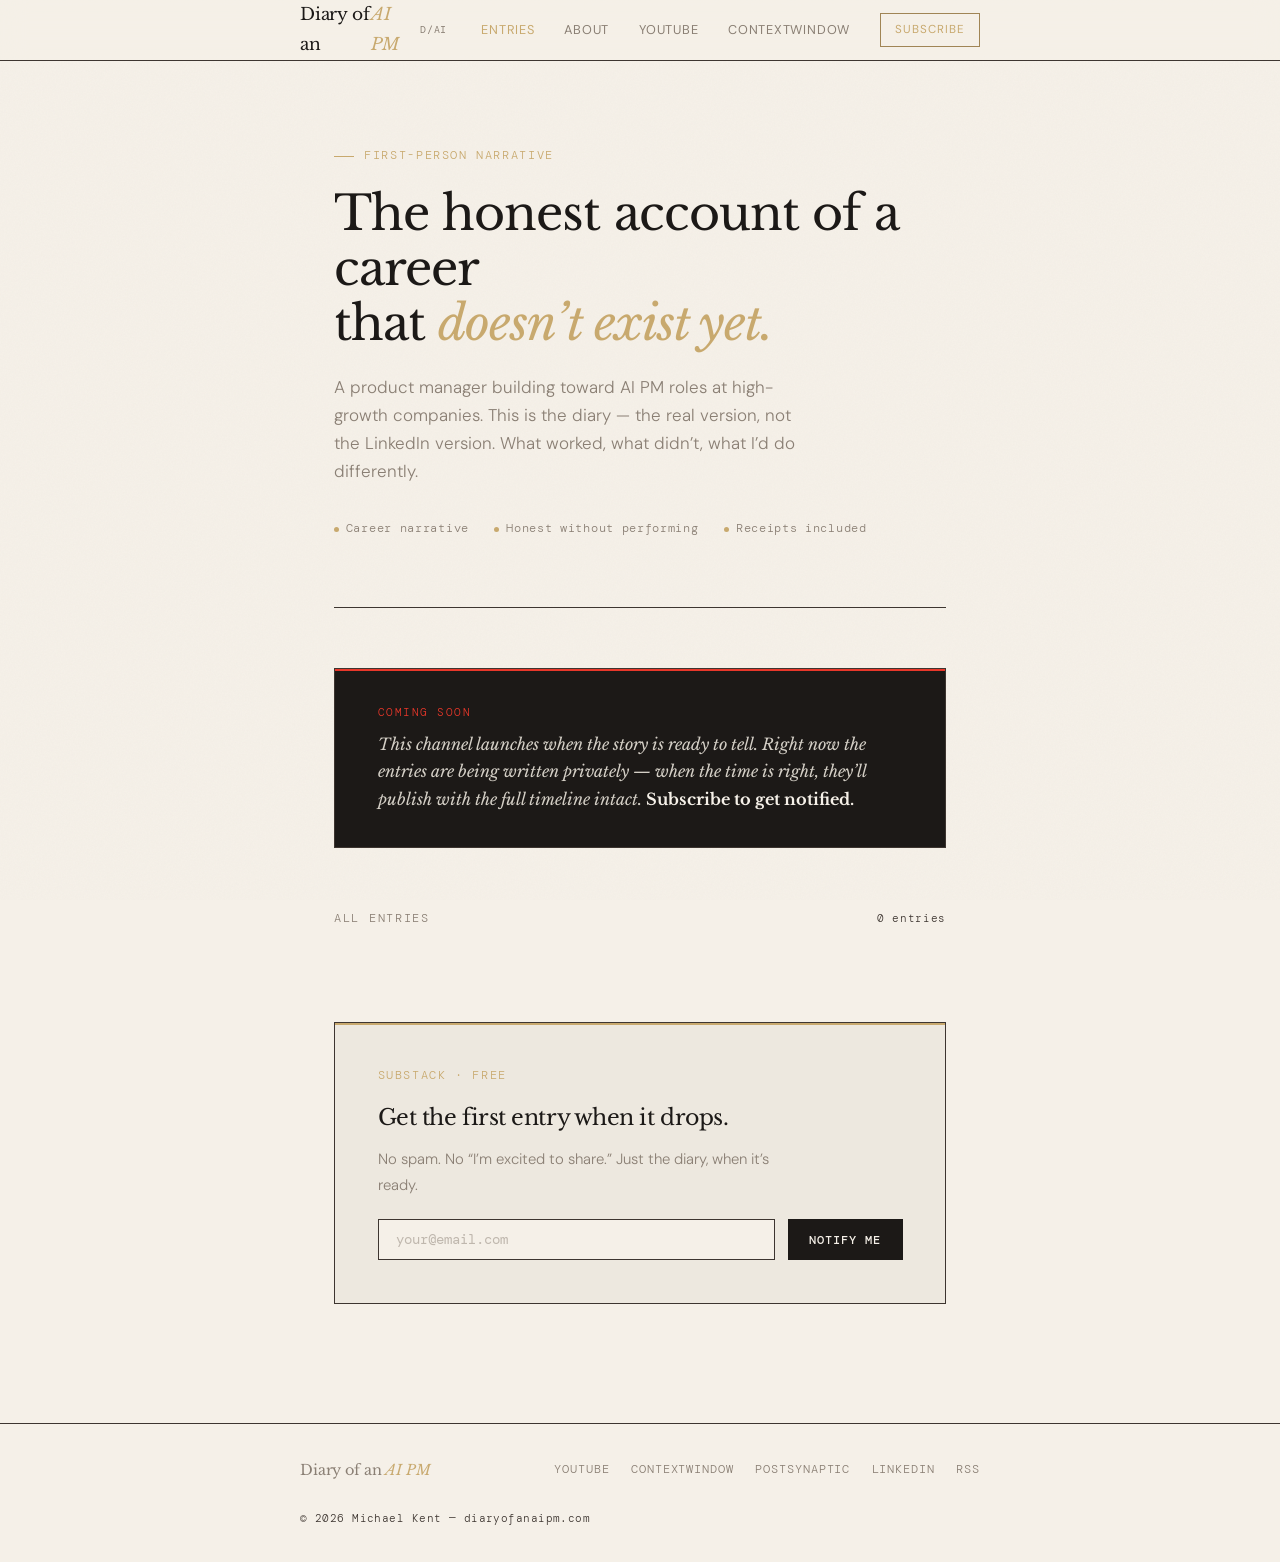
<file: index.html>
<!DOCTYPE html>
<html lang="en">
<head>
  <meta charset="UTF-8">
  <meta name="viewport" content="width=device-width, initial-scale=1.0">
  <title>Diary of an AI PM — The honest account of a career that doesn't exist yet.</title>
  <meta name="description" content="First-person narrative of a career transition into AI product management. The real version — sardonic, specific, earned.">
  <meta name="author" content="Michael Kent">

  <!-- Open Graph -->
  <meta property="og:title" content="Diary of an AI PM">
  <meta property="og:description" content="The honest account of a career that doesn't exist yet.">
  <meta property="og:type" content="website">
  <meta property="og:url" content="https://diaryofanaipm.com">

  <!-- Canonical -->
  <link rel="icon" type="image/x-icon" href="/favicon.ico">
  <link rel="icon" type="image/png" sizes="32x32" href="/favicon-32.png">
  <link rel="apple-touch-icon" sizes="180x180" href="/apple-touch-icon.png">
  <link rel="canonical" href="https://diaryofanaipm.com">

  <!-- RSS -->
  <link rel="alternate" type="application/rss+xml" title="Diary of an AI PM" href="/feed.xml">

  <link rel="stylesheet" href="css/style.css">
</head>
<body>

  <!-- ── Header ─────────────────────────────────────────── -->
  <header class="site-header">
    <div class="site-header-inner">
      <a href="/" class="site-logo">
        Diary of an <span class="accent">AI PM</span>
        <span class="shortcode">D/AI</span>
      </a>
      <nav class="site-nav">
        <a href="/" class="active">Entries</a>
        <a href="/about.html">About</a>
        <a href="https://youtube.com/@diaryofanaipm" target="_blank" rel="noopener">YouTube</a>
        <a href="https://contextwindow.to" target="_blank" rel="noopener">ContextWindow</a>
        <a href="https://substack.com/@diaryofanaipm" target="_blank" rel="noopener" class="nav-cta">Subscribe</a>
      </nav>
    </div>
  </header>

  <!-- ── Main ───────────────────────────────────────────── -->
  <main class="page-wrapper">

    <!-- Hero -->
    <section class="hero">
      <div class="hero-kicker">First-person narrative</div>
      <h1 class="hero-title">
        The honest account of a career<br>
        that <em>doesn&rsquo;t exist yet.</em>
      </h1>
      <p class="hero-sub">
        A product manager building toward AI PM roles at high-growth companies.
        This is the diary &mdash; the real version, not the LinkedIn version.
        What worked, what didn&rsquo;t, what I&rsquo;d do differently.
      </p>
      <div class="hero-meta">
        <span class="hero-meta-item"><span class="dot"></span> Career narrative</span>
        <span class="hero-meta-item"><span class="dot"></span> Honest without performing</span>
        <span class="hero-meta-item"><span class="dot"></span> Receipts included</span>
      </div>
    </section>

    <!-- Phase banner -->
    <section class="phase-banner">
      <div class="phase-banner-kicker">Coming soon</div>
      <p class="phase-banner-text">
        This channel launches when the story is ready to tell. Right now the entries are being written privately &mdash; when the time is right, they&rsquo;ll publish with the full timeline intact. <strong>Subscribe to get notified.</strong>
      </p>
    </section>

    <!-- Post list (empty for now — Phase 2) -->
    <section>
      <div class="post-list-header">
        <span class="post-list-title">All entries</span>
        <span class="post-list-count">0 entries</span>
      </div>

      <div class="post-list">

        <!-- ── POST ENTRIES — add newest at top ──────────────
             Copy a .post-item block for each new post.
             Update: href, date, year, tags, title, excerpt.

             NOTE: No public entries until Phase 2 launch.
             ─────────────────────────────────────────────── -->

        <!-- Add future entries above this comment -->

      </div>
    </section>

    <!-- Newsletter -->
    <section class="newsletter-strip">
      <div class="newsletter-kicker">Substack &middot; Free</div>
      <h2 class="newsletter-title">Get the first entry when it drops.</h2>
      <p class="newsletter-sub">
        No spam. No &ldquo;I&rsquo;m excited to share.&rdquo; Just the diary, when it&rsquo;s ready.
      </p>
      <form class="newsletter-form" action="https://substack.com/@diaryofanaipm" method="get" target="_blank">
        <input type="email" placeholder="your@email.com" name="email" autocomplete="email">
        <button type="submit">Notify me</button>
      </form>
    </section>

  </main>

  <!-- ── Footer ─────────────────────────────────────────── -->
  <footer class="site-footer">
    <div class="site-footer-inner">
      <a href="/" class="footer-logo">Diary of an <span>AI PM</span></a>
      <div class="footer-links">
        <a href="https://youtube.com/@diaryofanaipm" target="_blank" rel="noopener">YouTube</a>
        <a href="https://contextwindow.to" target="_blank" rel="noopener">ContextWindow</a>
        <a href="https://postsynaptic.dev" target="_blank" rel="noopener">PostSynaptic</a>
        <a href="https://linkedin.com/in/michael-kent" target="_blank" rel="noopener">LinkedIn</a>
        <a href="/feed.xml">RSS</a>
      </div>
      <div class="footer-copy">
        &copy; 2026 Michael Kent &mdash; diaryofanaipm.com
      </div>
    </div>
  </footer>

</body>
</html>
</file>
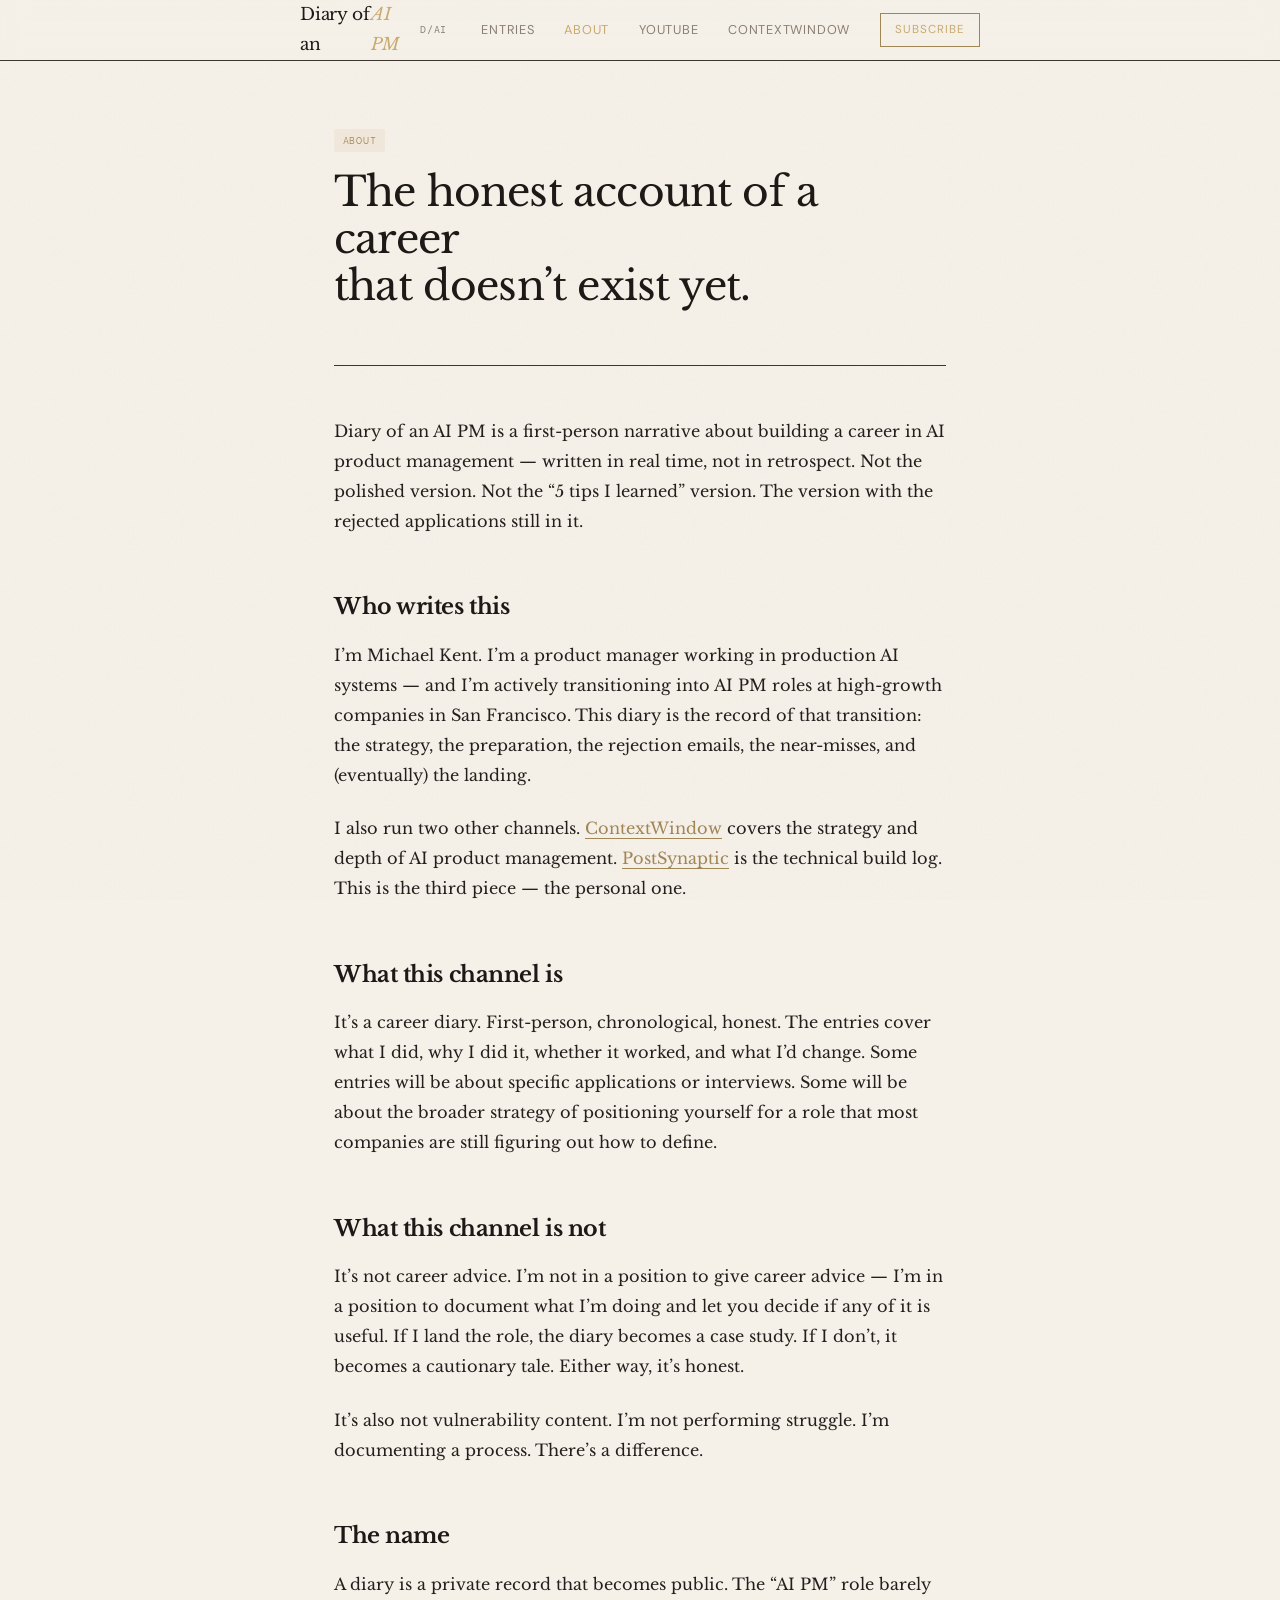
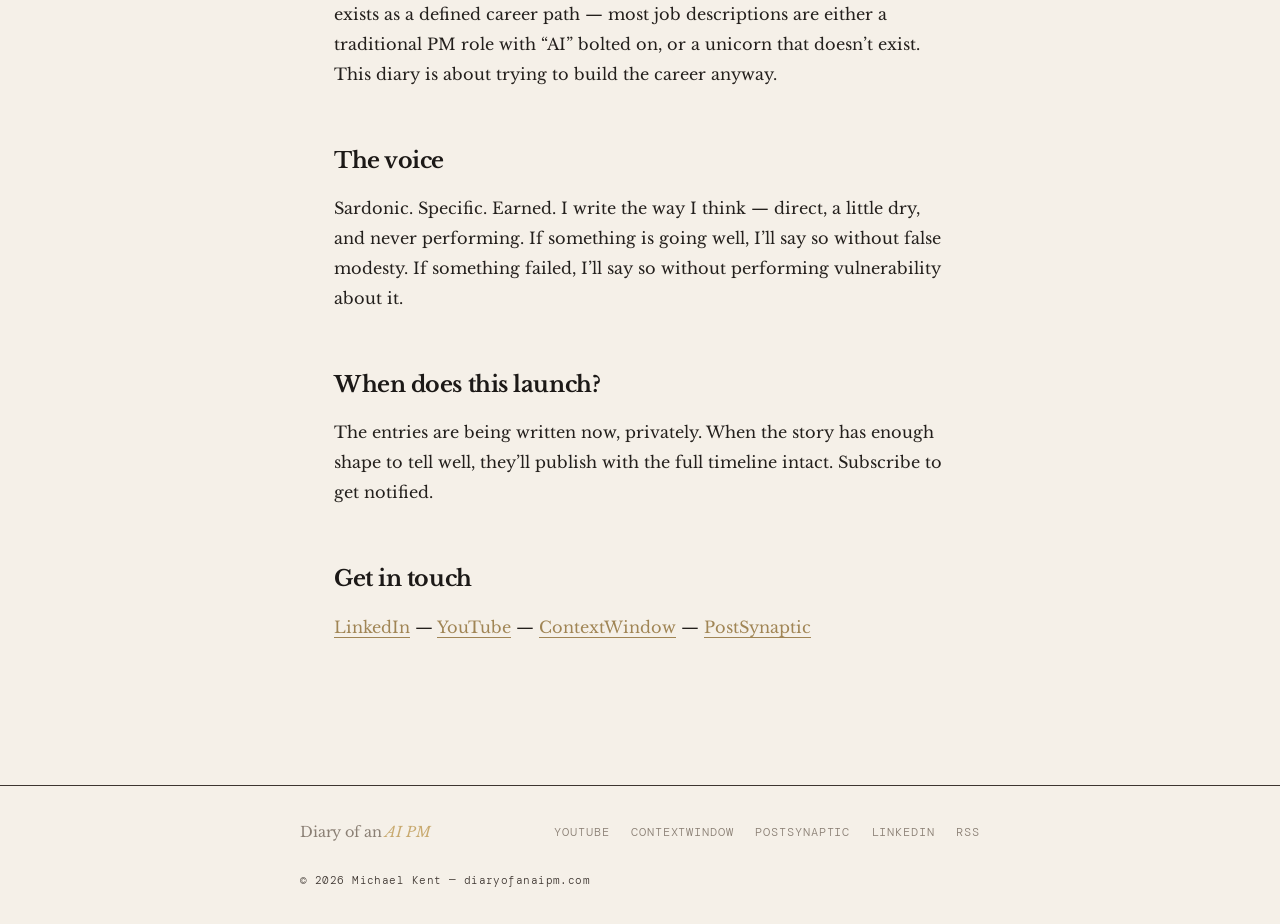
<file: about.html>
<!DOCTYPE html>
<html lang="en">
<head>
  <meta charset="UTF-8">
  <meta name="viewport" content="width=device-width, initial-scale=1.0">
  <title>About — Diary of an AI PM</title>
  <meta name="description" content="Diary of an AI PM is a first-person narrative of a career transition into AI product management. By Michael Kent.">
  <meta name="author" content="Michael Kent">
  <link rel="icon" type="image/x-icon" href="/favicon.ico">
  <link rel="icon" type="image/png" sizes="32x32" href="/favicon-32.png">
  <link rel="apple-touch-icon" sizes="180x180" href="/apple-touch-icon.png">
  <link rel="canonical" href="https://diaryofanaipm.com/about.html">
  <link rel="alternate" type="application/rss+xml" title="Diary of an AI PM" href="/feed.xml">
  <link rel="stylesheet" href="css/style.css">
</head>
<body>

  <header class="site-header">
    <div class="site-header-inner">
      <a href="/" class="site-logo">
        Diary of an <span class="accent">AI PM</span>
        <span class="shortcode">D/AI</span>
      </a>
      <nav class="site-nav">
        <a href="/">Entries</a>
        <a href="/about.html" class="active">About</a>
        <a href="https://youtube.com/@diaryofanaipm" target="_blank" rel="noopener">YouTube</a>
        <a href="https://contextwindow.to" target="_blank" rel="noopener">ContextWindow</a>
        <a href="https://substack.com/@diaryofanaipm" target="_blank" rel="noopener" class="nav-cta">Subscribe</a>
      </nav>
    </div>
  </header>

  <main class="page-wrapper">

    <header class="post-header">
      <div class="post-item-tags">
        <span class="post-tag">about</span>
      </div>
      <h1 class="post-title">The honest account of a career<br>that doesn&rsquo;t exist yet.</h1>
    </header>

    <div class="post-body">

      <p>Diary of an AI PM is a first-person narrative about building a career in AI product management &mdash; written in real time, not in retrospect. Not the polished version. Not the &ldquo;5 tips I learned&rdquo; version. The version with the rejected applications still in it.</p>

      <h2>Who writes this</h2>

      <p>I&rsquo;m Michael Kent. I&rsquo;m a product manager working in production AI systems &mdash; and I&rsquo;m actively transitioning into AI PM roles at high-growth companies in San Francisco. This diary is the record of that transition: the strategy, the preparation, the rejection emails, the near-misses, and (eventually) the landing.</p>

      <p>I also run two other channels. <a href="https://contextwindow.to" target="_blank" rel="noopener">ContextWindow</a> covers the strategy and depth of AI product management. <a href="https://postsynaptic.dev" target="_blank" rel="noopener">PostSynaptic</a> is the technical build log. This is the third piece &mdash; the personal one.</p>

      <h2>What this channel is</h2>

      <p>It&rsquo;s a career diary. First-person, chronological, honest. The entries cover what I did, why I did it, whether it worked, and what I&rsquo;d change. Some entries will be about specific applications or interviews. Some will be about the broader strategy of positioning yourself for a role that most companies are still figuring out how to define.</p>

      <h2>What this channel is not</h2>

      <p>It&rsquo;s not career advice. I&rsquo;m not in a position to give career advice &mdash; I&rsquo;m in a position to document what I&rsquo;m doing and let you decide if any of it is useful. If I land the role, the diary becomes a case study. If I don&rsquo;t, it becomes a cautionary tale. Either way, it&rsquo;s honest.</p>

      <p>It&rsquo;s also not vulnerability content. I&rsquo;m not performing struggle. I&rsquo;m documenting a process. There&rsquo;s a difference.</p>

      <h2>The name</h2>

      <p>A diary is a private record that becomes public. The &ldquo;AI PM&rdquo; role barely exists as a defined career path &mdash; most job descriptions are either a traditional PM role with &ldquo;AI&rdquo; bolted on, or a unicorn that doesn&rsquo;t exist. This diary is about trying to build the career anyway.</p>

      <h2>The voice</h2>

      <p>Sardonic. Specific. Earned. I write the way I think &mdash; direct, a little dry, and never performing. If something is going well, I&rsquo;ll say so without false modesty. If something failed, I&rsquo;ll say so without performing vulnerability about it.</p>

      <h2>When does this launch?</h2>

      <p>The entries are being written now, privately. When the story has enough shape to tell well, they&rsquo;ll publish with the full timeline intact. Subscribe to get notified.</p>

      <h2>Get in touch</h2>

      <p>
        <a href="https://linkedin.com/in/michael-kent" target="_blank" rel="noopener">LinkedIn</a> &mdash;
        <a href="https://youtube.com/@diaryofanaipm" target="_blank" rel="noopener">YouTube</a> &mdash;
        <a href="https://contextwindow.to" target="_blank" rel="noopener">ContextWindow</a> &mdash;
        <a href="https://postsynaptic.dev" target="_blank" rel="noopener">PostSynaptic</a>
      </p>

    </div>

  </main>

  <footer class="site-footer">
    <div class="site-footer-inner">
      <a href="/" class="footer-logo">Diary of an <span>AI PM</span></a>
      <div class="footer-links">
        <a href="https://youtube.com/@diaryofanaipm" target="_blank" rel="noopener">YouTube</a>
        <a href="https://contextwindow.to" target="_blank" rel="noopener">ContextWindow</a>
        <a href="https://postsynaptic.dev" target="_blank" rel="noopener">PostSynaptic</a>
        <a href="https://linkedin.com/in/michael-kent" target="_blank" rel="noopener">LinkedIn</a>
        <a href="/feed.xml">RSS</a>
      </div>
      <div class="footer-copy">&copy; 2026 Michael Kent &mdash; diaryofanaipm.com</div>
    </div>
  </footer>

</body>
</html>
</file>
<file: css/style.css>
/* ============================================================
   Diary of an AI PM — Brand CSS
   D/AI — diaryofanaipm.com
   Author: Michael Kent
   ============================================================ */

@import url('https://fonts.googleapis.com/css2?family=Libre+Baskerville:ital,wght@0,400;0,700;1,400&family=DM+Sans:ital,wght@0,300;0,400;0,500;1,300;1,400&family=DM+Mono:wght@400&display=swap');

/* ── Variables ─────────────────────────────────────────────── */
:root {
  --ink:          #1C1917;
  --ink-soft:     #231F1C;
  --ink-border:   #3D3530;
  --gilt:         #C8A96E;
  --gilt-dim:     #A08555;
  --gilt-glow:    rgba(200,169,110,0.10);
  --page:         #F5F0E8;
  --page-dim:     #D4CFC6;
  --red-pen:      #E8372A;
  --noise:        #8A7F74;
  --latent:       #EDE8DF;

  --font-serif:   'Libre Baskerville', Georgia, serif;
  --font-sans:    'DM Sans', system-ui, sans-serif;
  --font-mono:    'DM Mono', 'Courier New', monospace;

  --max-width:    680px;
  --col-gap:      2rem;
  --reading-gap:  1.75rem;
}

/* ── Reset ──────────────────────────────────────────────────── */
*, *::before, *::after { box-sizing: border-box; margin: 0; padding: 0; }
html { font-size: 17px; scroll-behavior: smooth; }

body {
  background: var(--page);
  color: var(--ink);
  font-family: var(--font-sans);
  font-weight: 300;
  line-height: 1.75;
  min-height: 100vh;
  -webkit-font-smoothing: antialiased;
}

/* ── Paper texture overlay ─────────────────────────────────── */
body::before {
  content: '';
  position: fixed;
  inset: 0;
  background-image: url("data:image/svg+xml,%3Csvg viewBox='0 0 256 256' xmlns='http://www.w3.org/2000/svg'%3E%3Cfilter id='noise'%3E%3CfeTurbulence type='fractalNoise' baseFrequency='0.65' numOctaves='3' stitchTiles='stitch'/%3E%3C/filter%3E%3Crect width='100%25' height='100%25' filter='url(%23noise)' opacity='0.03'/%3E%3C/svg%3E");
  background-size: 256px 256px;
  pointer-events: none;
  z-index: 0;
  opacity: 0.8;
}

/* ── Site header ────────────────────────────────────────────── */
.site-header {
  position: sticky;
  top: 0;
  z-index: 100;
  background: rgba(245,240,232,0.92);
  backdrop-filter: blur(12px);
  -webkit-backdrop-filter: blur(12px);
  border-bottom: 1px solid var(--ink-border);
  padding: 0 2rem;
}

.site-header-inner {
  max-width: var(--max-width);
  margin: 0 auto;
  display: flex;
  align-items: center;
  justify-content: space-between;
  height: 60px;
  gap: 2rem;
}

.site-logo {
  font-family: var(--font-serif);
  font-weight: 400;
  font-size: 1rem;
  color: var(--ink);
  text-decoration: none;
  letter-spacing: -0.01em;
  display: flex;
  align-items: baseline;
  gap: 0;
}

.site-logo .accent { color: var(--gilt); font-style: italic; }

.site-logo .shortcode {
  font-family: var(--font-mono);
  font-size: 0.6rem;
  color: var(--noise);
  letter-spacing: 0.08em;
  margin-left: 0.6rem;
  align-self: center;
}

.site-nav {
  display: flex;
  align-items: center;
  gap: 1.75rem;
}

.site-nav a {
  font-family: var(--font-sans);
  font-size: 0.75rem;
  font-weight: 400;
  color: var(--noise);
  text-decoration: none;
  letter-spacing: 0.06em;
  text-transform: uppercase;
  transition: color 0.15s;
}

.site-nav a:hover { color: var(--ink); }
.site-nav a.active { color: var(--gilt); }

.nav-cta {
  font-family: var(--font-mono);
  font-size: 0.68rem !important;
  color: var(--gilt) !important;
  border: 1px solid var(--gilt-dim);
  padding: 0.35rem 0.85rem;
  letter-spacing: 0.08em !important;
  text-transform: uppercase !important;
  transition: background 0.15s, color 0.15s !important;
}

.nav-cta:hover {
  background: var(--gilt-glow) !important;
  color: var(--gilt) !important;
}

/* ── Page layout ────────────────────────────────────────────── */
.page-wrapper {
  position: relative;
  z-index: 1;
  max-width: var(--max-width);
  margin: 0 auto;
  padding: 0 2rem 5rem;
}

/* ── Hero ───────────────────────────────────────────────────── */
.hero {
  padding: 5rem 0 4rem;
  border-bottom: 1px solid var(--ink-border);
  margin-bottom: 3.5rem;
}

.hero-kicker {
  font-family: var(--font-mono);
  font-size: 0.68rem;
  letter-spacing: 0.14em;
  text-transform: uppercase;
  color: var(--gilt);
  margin-bottom: 1.25rem;
  display: flex;
  align-items: center;
  gap: 0.6rem;
}

.hero-kicker::before {
  content: '';
  display: inline-block;
  width: 20px;
  height: 1px;
  background: var(--gilt);
}

.hero-title {
  font-family: var(--font-serif);
  font-weight: 400;
  font-size: clamp(2rem, 4.5vw, 2.8rem);
  line-height: 1.15;
  letter-spacing: -0.02em;
  color: var(--ink);
  margin-bottom: 1.25rem;
}

.hero-title em {
  font-style: italic;
  color: var(--gilt);
}

.hero-sub {
  font-family: var(--font-sans);
  font-size: 1rem;
  color: var(--noise);
  max-width: 480px;
  line-height: 1.65;
  margin-bottom: 2rem;
}

.hero-meta {
  display: flex;
  align-items: center;
  gap: 1.5rem;
  flex-wrap: wrap;
}

.hero-meta-item {
  font-family: var(--font-mono);
  font-size: 0.68rem;
  color: var(--noise);
  letter-spacing: 0.06em;
  display: flex;
  align-items: center;
  gap: 0.4rem;
}

.hero-meta-item .dot {
  width: 5px;
  height: 5px;
  background: var(--gilt);
  border-radius: 50%;
  display: inline-block;
}

/* ── Coming soon / phase banner ────────────────────────────── */
.phase-banner {
  margin: 0 0 3.5rem;
  padding: 2rem 2.5rem;
  border: 1px solid var(--ink-border);
  background: var(--ink);
  color: var(--page);
  position: relative;
}

.phase-banner::before {
  content: '';
  position: absolute;
  top: 0; left: 0; right: 0;
  height: 2px;
  background: var(--red-pen);
}

.phase-banner-kicker {
  font-family: var(--font-mono);
  font-size: 0.65rem;
  letter-spacing: 0.14em;
  text-transform: uppercase;
  color: var(--red-pen);
  margin-bottom: 0.5rem;
}

.phase-banner-text {
  font-family: var(--font-serif);
  font-size: 0.95rem;
  line-height: 1.7;
  color: var(--page-dim);
  font-style: italic;
}

.phase-banner-text strong {
  color: var(--page);
  font-weight: 700;
  font-style: normal;
}

/* ── Post list ──────────────────────────────────────────────── */
.post-list-header {
  display: flex;
  align-items: baseline;
  justify-content: space-between;
  margin-bottom: 1.5rem;
}

.post-list-title {
  font-family: var(--font-mono);
  font-size: 0.72rem;
  letter-spacing: 0.14em;
  text-transform: uppercase;
  color: var(--noise);
}

.post-list-count {
  font-family: var(--font-mono);
  font-size: 0.65rem;
  color: var(--ink-border);
  letter-spacing: 0.06em;
}

.post-list {
  display: flex;
  flex-direction: column;
  gap: 0;
}

.post-item {
  display: grid;
  grid-template-columns: 90px 1fr;
  gap: 1.5rem;
  padding: 1.5rem 0;
  border-bottom: 1px solid var(--ink-border);
  text-decoration: none;
  color: inherit;
  transition: background 0.15s;
  align-items: start;
}

.post-item:first-child { border-top: 1px solid var(--ink-border); }
.post-item:hover .post-item-title { color: var(--gilt); }

.post-item-date {
  font-family: var(--font-mono);
  font-size: 0.68rem;
  color: var(--noise);
  letter-spacing: 0.04em;
  padding-top: 0.25rem;
  line-height: 1.4;
}

.post-item-date .year {
  display: block;
  color: var(--ink-border);
  font-size: 0.6rem;
  margin-top: 2px;
}

.post-item-body {}

.post-item-tags {
  display: flex;
  gap: 0.4rem;
  margin-bottom: 0.4rem;
  flex-wrap: wrap;
}

.post-tag {
  font-family: var(--font-mono);
  font-size: 0.6rem;
  letter-spacing: 0.08em;
  text-transform: uppercase;
  color: var(--gilt-dim);
  background: var(--gilt-glow);
  padding: 0.15rem 0.5rem;
  border-radius: 2px;
}

.post-item-title {
  font-family: var(--font-serif);
  font-weight: 400;
  font-size: 1.05rem;
  line-height: 1.3;
  color: var(--ink);
  letter-spacing: -0.01em;
  margin-bottom: 0.35rem;
  transition: color 0.15s;
}

.post-item-excerpt {
  font-size: 0.85rem;
  color: var(--noise);
  line-height: 1.6;
}

/* ── Newsletter strip ───────────────────────────────────────── */
.newsletter-strip {
  margin: 4rem 0 0;
  padding: 2.5rem;
  border: 1px solid var(--ink-border);
  background: var(--latent);
  position: relative;
  overflow: hidden;
}

.newsletter-strip::before {
  content: '';
  position: absolute;
  top: 0; left: 0; right: 0;
  height: 2px;
  background: var(--gilt);
}

.newsletter-kicker {
  font-family: var(--font-mono);
  font-size: 0.68rem;
  letter-spacing: 0.14em;
  text-transform: uppercase;
  color: var(--gilt);
  margin-bottom: 0.75rem;
}

.newsletter-title {
  font-family: var(--font-serif);
  font-weight: 400;
  font-size: 1.3rem;
  letter-spacing: -0.02em;
  color: var(--ink);
  margin-bottom: 0.5rem;
}

.newsletter-sub {
  font-size: 0.875rem;
  color: var(--noise);
  margin-bottom: 1.25rem;
  max-width: 420px;
}

.newsletter-form {
  display: flex;
  gap: 0.75rem;
  flex-wrap: wrap;
}

.newsletter-form input {
  flex: 1;
  min-width: 220px;
  background: var(--page);
  border: 1px solid var(--ink-border);
  color: var(--ink);
  padding: 0.65rem 1rem;
  font-family: var(--font-mono);
  font-size: 0.8rem;
  outline: none;
  transition: border-color 0.15s;
}

.newsletter-form input::placeholder { color: var(--noise); opacity: 0.5; }
.newsletter-form input:focus { border-color: var(--gilt); }

.newsletter-form button {
  background: var(--ink);
  color: var(--page);
  border: none;
  padding: 0.65rem 1.25rem;
  font-family: var(--font-mono);
  font-size: 0.72rem;
  font-weight: 500;
  letter-spacing: 0.08em;
  text-transform: uppercase;
  cursor: pointer;
  transition: background 0.15s;
}

.newsletter-form button:hover { background: var(--ink-soft); }

/* ── Site footer ────────────────────────────────────────────── */
.site-footer {
  position: relative;
  z-index: 1;
  border-top: 1px solid var(--ink-border);
  padding: 2rem;
  margin-top: 2rem;
}

.site-footer-inner {
  max-width: var(--max-width);
  margin: 0 auto;
  display: flex;
  align-items: center;
  justify-content: space-between;
  flex-wrap: wrap;
  gap: 1rem;
}

.footer-logo {
  font-family: var(--font-serif);
  font-weight: 400;
  font-size: 0.85rem;
  color: var(--noise);
  text-decoration: none;
  letter-spacing: -0.01em;
}

.footer-logo span { color: var(--gilt); font-style: italic; }

.footer-links {
  display: flex;
  gap: 1.25rem;
}

.footer-links a {
  font-family: var(--font-mono);
  font-size: 0.68rem;
  letter-spacing: 0.08em;
  text-transform: uppercase;
  color: var(--noise);
  text-decoration: none;
  transition: color 0.15s;
}

.footer-links a:hover { color: var(--gilt); }

.footer-copy {
  font-family: var(--font-mono);
  font-size: 0.65rem;
  color: var(--ink-border);
  letter-spacing: 0.04em;
  width: 100%;
  margin-top: 0.5rem;
}

/* ── Post page ──────────────────────────────────────────────── */
.post-header {
  padding: 4rem 0 2.5rem;
  border-bottom: 1px solid var(--ink-border);
  margin-bottom: 3rem;
}

.post-header .post-tag { margin-right: 0.25rem; }

.post-title {
  font-family: var(--font-serif);
  font-weight: 400;
  font-size: clamp(1.6rem, 4vw, 2.4rem);
  line-height: 1.15;
  letter-spacing: -0.02em;
  color: var(--ink);
  margin: 1rem 0 0.75rem;
}

.post-meta {
  display: flex;
  align-items: center;
  gap: 1.5rem;
  flex-wrap: wrap;
  margin-top: 1.25rem;
}

.post-meta-item {
  font-family: var(--font-mono);
  font-size: 0.7rem;
  color: var(--noise);
  letter-spacing: 0.06em;
}

.post-meta-sep {
  width: 3px;
  height: 3px;
  background: var(--ink-border);
  border-radius: 50%;
  display: inline-block;
}

/* ── Post body ──────────────────────────────────────────────── */
.post-body {
  font-family: var(--font-serif);
  font-size: 0.95rem;
  line-height: 1.85;
  color: var(--ink-soft);
}

.post-body h2 {
  font-family: var(--font-serif);
  font-weight: 700;
  font-size: 1.3rem;
  letter-spacing: -0.02em;
  color: var(--ink);
  margin: 2.5rem 0 0.75rem;
  padding-top: 0.5rem;
}

.post-body h3 {
  font-family: var(--font-mono);
  font-size: 0.75rem;
  letter-spacing: 0.1em;
  text-transform: uppercase;
  color: var(--gilt);
  margin: 2rem 0 0.6rem;
}

.post-body p { margin-bottom: 1.4rem; }

.post-body strong {
  font-weight: 700;
  color: var(--ink);
}

.post-body em { font-style: italic; }

.post-body a {
  color: var(--gilt-dim);
  text-decoration: none;
  border-bottom: 1px solid var(--gilt-dim);
  transition: border-color 0.15s, color 0.15s;
}

.post-body a:hover { color: var(--gilt); border-color: var(--gilt); }

.post-body code {
  font-family: var(--font-mono);
  font-size: 0.82em;
  color: var(--red-pen);
  background: rgba(232,55,42,0.06);
  padding: 0.1em 0.4em;
  border-radius: 2px;
}

.post-body pre {
  background: var(--ink);
  border: 1px solid var(--ink-border);
  padding: 1.25rem 1.5rem;
  margin: 1.5rem 0;
  overflow-x: auto;
  font-family: var(--font-mono);
  font-size: 0.82rem;
  line-height: 1.7;
  color: var(--page-dim);
}

.post-body pre code {
  background: none;
  padding: 0;
  color: inherit;
}

.post-body blockquote {
  border-left: 2px solid var(--gilt);
  padding: 0.5rem 0 0.5rem 1.5rem;
  margin: 1.5rem 0;
  color: var(--noise);
  font-style: italic;
}

.post-body ul, .post-body ol {
  padding-left: 1.5rem;
  margin-bottom: 1.4rem;
}

.post-body li { margin-bottom: 0.4rem; }

.post-body hr {
  border: none;
  border-top: 1px solid var(--ink-border);
  margin: 2.5rem 0;
}

/* ── Red pen annotation style (for editorial marks) ────────── */
.redpen {
  color: var(--red-pen);
  font-family: var(--font-serif);
  font-style: italic;
  font-size: 0.85em;
}

/* ── Post footer ────────────────────────────────────────────── */
.post-footer {
  margin-top: 4rem;
  padding-top: 2rem;
  border-top: 1px solid var(--ink-border);
  display: flex;
  align-items: center;
  justify-content: space-between;
  flex-wrap: wrap;
  gap: 1rem;
}

.post-back {
  font-family: var(--font-mono);
  font-size: 0.72rem;
  letter-spacing: 0.08em;
  text-transform: uppercase;
  color: var(--noise);
  text-decoration: none;
  transition: color 0.15s;
}

.post-back:hover { color: var(--gilt); }

.post-channel-links {
  display: flex;
  gap: 1rem;
}

.post-channel-links a {
  font-family: var(--font-mono);
  font-size: 0.68rem;
  letter-spacing: 0.08em;
  text-transform: uppercase;
  color: var(--noise);
  text-decoration: none;
  transition: color 0.15s;
}

.post-channel-links a:hover { color: var(--gilt); }

/* ── Utilities ──────────────────────────────────────────────── */
.sr-only {
  position: absolute;
  width: 1px;
  height: 1px;
  overflow: hidden;
  clip: rect(0,0,0,0);
  white-space: nowrap;
}

/* ── Animations ─────────────────────────────────────────────── */
@keyframes fade-up {
  from { opacity: 0; transform: translateY(16px); }
  to   { opacity: 1; transform: translateY(0); }
}

.hero             { animation: fade-up 0.5s ease both; }
.phase-banner     { animation: fade-up 0.5s 0.1s ease both; }
.post-list        { animation: fade-up 0.5s 0.1s ease both; }
.newsletter-strip { animation: fade-up 0.5s 0.2s ease both; }

/* ── Responsive ─────────────────────────────────────────────── */
@media (max-width: 600px) {
  .site-nav { display: none; }
  .post-item { grid-template-columns: 1fr; gap: 0.25rem; }
  .post-item-date { font-size: 0.65rem; }
  .newsletter-form { flex-direction: column; }
  .newsletter-form input, .newsletter-form button { width: 100%; }
  .site-footer-inner { flex-direction: column; align-items: flex-start; }
}
</file>
